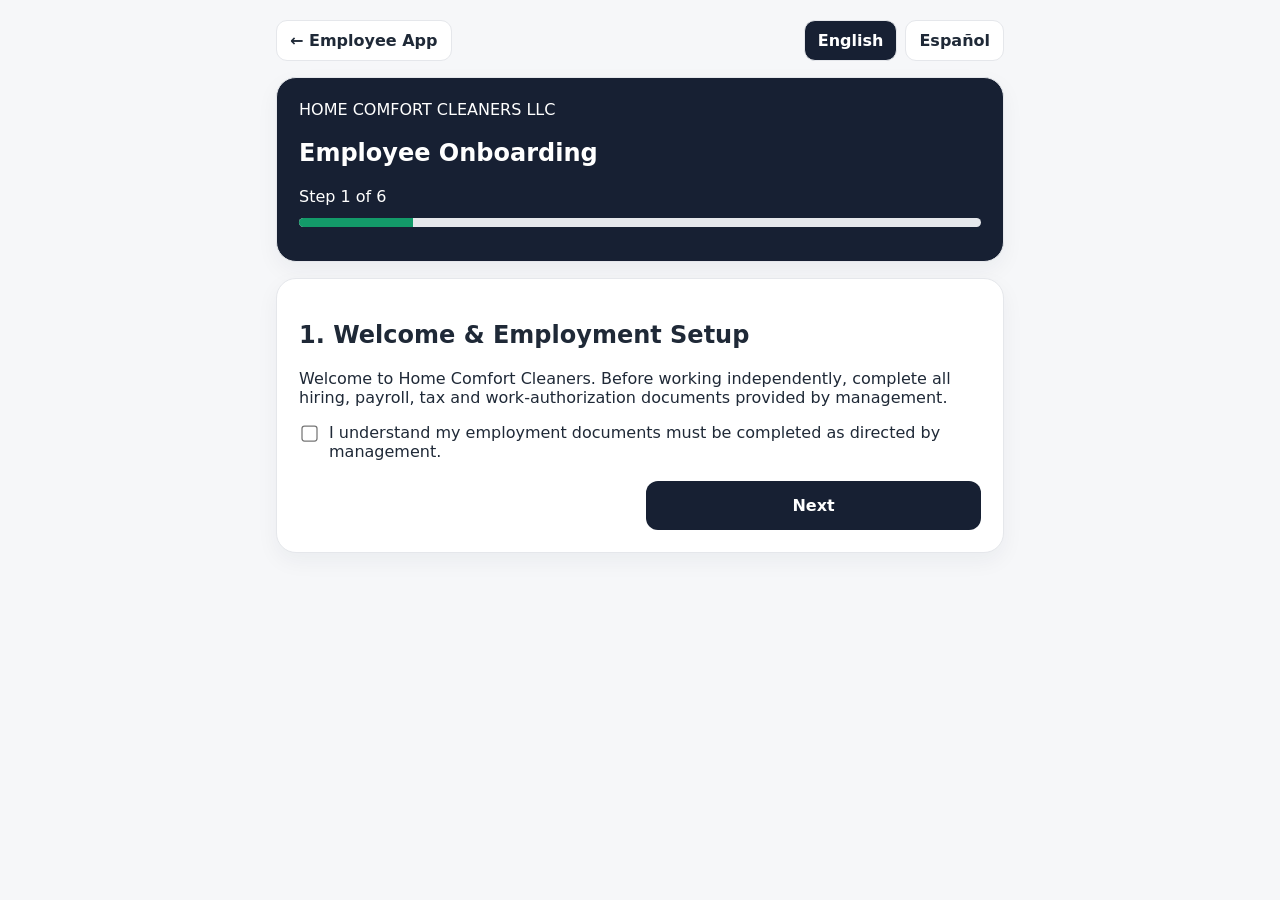
<file: employee-app/onboarding.html>
<!doctype html><html lang="en"><head><meta charset="utf-8"><meta name="viewport" content="width=device-width,initial-scale=1,viewport-fit=cover"><meta name="theme-color" content="#f7f8fa"><title>Onboarding | Home Comfort Cleaners</title><style>
:root{font-family:Inter,system-ui,-apple-system,"Segoe UI",sans-serif;--bg:#f6f7f9;--line:#e5e7eb;--text:#1f2937;--muted:#6b7280;--navy:#172033;--green:#139a69}
*{box-sizing:border-box}body{margin:0;background:var(--bg);color:var(--text)}button,a{font:inherit}.main{max-width:760px;margin:auto;padding:20px 16px 80px}.top{display:flex;justify-content:space-between;gap:12px;align-items:center}.back,.langBtn{background:#fff;border:1px solid var(--line);border-radius:11px;padding:10px 13px;text-decoration:none;color:var(--text);font-weight:800}.lang{display:flex;gap:8px}.langBtn.active{background:var(--navy);color:#fff}.card{background:#fff;border:1px solid var(--line);border-radius:20px;padding:22px;margin-top:16px;box-shadow:0 8px 22px #1a24380d}.hero{background:var(--navy);color:#fff}.muted{color:var(--muted)}.progress{height:9px;background:#e5e7eb;border-radius:20px;overflow:hidden;margin:12px 0}.bar{height:100%;background:var(--green);transition:.25s}.step{display:none}.step.active{display:block}.nav{display:flex;gap:10px;margin-top:20px}.nav button{flex:1;border:0;border-radius:12px;padding:14px;font-weight:900}.next{background:var(--navy);color:#fff}.prev{background:#fff;border:1px solid var(--line)!important}.check{display:flex;gap:10px;margin:12px 0;align-items:flex-start}.check input{margin-top:4px;transform:scale(1.25)}ul{padding-left:20px;line-height:1.6}.complete{background:var(--green)!important;color:#fff}.hidden{display:none!important}.status{text-align:center;font-weight:850;margin-top:14px}@media(max-width:600px){.top{flex-direction:column;align-items:stretch}.lang{width:100%}.langBtn{flex:1}}</style></head><body><main class="main">
<div class="top"><a class="back" href="./">← Employee App</a><div class="lang"><button class="langBtn active" data-lang="en">English</button><button class="langBtn" data-lang="es">Español</button></div></div>
<section class="card hero"><div>HOME COMFORT CLEANERS LLC</div><h1 id="title">Employee Onboarding</h1><div id="progressText">Step 1 of 6</div><div class="progress"><div id="bar" class="bar" style="width:16.67%"></div></div></section>
<section class="card">
<div class="step active" data-step="0"><div class="en"><h2>1. Welcome & Employment Setup</h2><p>Welcome to Home Comfort Cleaners. Before working independently, complete all hiring, payroll, tax and work-authorization documents provided by management.</p><label class="check"><input type="checkbox" class="req"><span>I understand my employment documents must be completed as directed by management.</span></label></div><div class="es hidden"><h2>1. Bienvenida y Documentos</h2><p>Bienvenido a Home Comfort Cleaners. Antes de trabajar de forma independiente, complete todos los documentos de contratación, nómina, impuestos y autorización de trabajo proporcionados por la gerencia.</p><label class="check"><input type="checkbox" class="req"><span>Entiendo que debo completar mis documentos de empleo según las instrucciones de la gerencia.</span></label></div></div>
<div class="step" data-step="1"><div class="en"><h2>2. Employee Policies</h2><ul><li>Arrive on time and follow call-out/attendance procedures.</li><li>Wear required professional attire and PPE.</li><li>Protect customer privacy, keys, codes, addresses and property.</li><li>Never bring unauthorized people to a job site.</li><li>Never clock in or out for another employee.</li><li>Report customer concerns, damage or incidents immediately.</li></ul><label class="check"><input type="checkbox" class="req"><span>I reviewed and understand these employee policies.</span></label></div><div class="es hidden"><h2>2. Políticas del Empleado</h2><ul><li>Llegue a tiempo y siga los procedimientos de asistencia y ausencias.</li><li>Use vestimenta profesional y EPP requerido.</li><li>Proteja la privacidad, llaves, códigos, direcciones y propiedad del cliente.</li><li>No lleve personas no autorizadas al lugar de trabajo.</li><li>Nunca registre entrada o salida por otro empleado.</li><li>Reporte inmediatamente preocupaciones, daños o incidentes.</li></ul><label class="check"><input type="checkbox" class="req"><span>Revisé y entiendo estas políticas del empleado.</span></label></div></div>
<div class="step" data-step="2"><div class="en"><h2>3. Safety & Chemicals</h2><ul><li>Never mix cleaning chemicals. Follow labels and SDS instructions.</li><li>Use required gloves, eye protection and ventilation.</li><li>Do not handle needles, biohazards, exposed electrical hazards or aggressive animals.</li><li>Do not use unsafe ladders or move objects that are too heavy.</li><li>Stop work and contact management when a condition is unsafe.</li><li>Report injuries and incidents immediately.</li></ul><label class="check"><input type="checkbox" class="req"><span>I understand the safety and chemical-handling requirements.</span></label></div><div class="es hidden"><h2>3. Seguridad y Químicos</h2><ul><li>Nunca mezcle productos químicos. Siga las etiquetas y SDS.</li><li>Use guantes, protección ocular y ventilación requeridos.</li><li>No manipule agujas, riesgos biológicos, peligros eléctricos expuestos ni animales agresivos.</li><li>No use escaleras inseguras ni mueva objetos demasiado pesados.</li><li>Detenga el trabajo y contacte a la gerencia si una condición no es segura.</li><li>Reporte lesiones e incidentes inmediatamente.</li></ul><label class="check"><input type="checkbox" class="req"><span>Entiendo los requisitos de seguridad y manejo de químicos.</span></label></div></div>
<div class="step" data-step="3"><div class="en"><h2>4. Cleaning SOP</h2><ul><li>Review job scope, address, access notes, supplies and PPE.</li><li>Clock in and verify the correct property.</li><li>Take required before photos and report pre-existing damage.</li><li>Clean top-to-bottom; surfaces before floors; reduce cross-contamination by separating bathroom, kitchen and general tools.</li><li>Follow the exact assigned scope for residential, commercial, deep clean, move-in/out and apartment-turn jobs.</li><li>Complete a final walkthrough and required after photos.</li><li>Mark the job complete. It remains visible until quality approval, then disappears from your active jobs.</li></ul><label class="check"><input type="checkbox" class="req"><span>I reviewed and understand the Cleaning SOP.</span></label></div><div class="es hidden"><h2>4. SOP de Limpieza</h2><ul><li>Revise alcance, dirección, acceso, suministros y EPP.</li><li>Registre entrada y confirme la propiedad correcta.</li><li>Tome fotos iniciales requeridas y reporte daños preexistentes.</li><li>Limpie de arriba hacia abajo; superficies antes de pisos; separe herramientas de baños, cocinas y áreas generales.</li><li>Siga exactamente el alcance asignado para trabajos residenciales, comerciales, profundos, mudanzas y cambios de apartamento.</li><li>Haga una inspección final y tome las fotos finales requeridas.</li><li>Marque el trabajo terminado. Permanecerá visible hasta la aprobación de calidad y luego desaparecerá de trabajos activos.</li></ul><label class="check"><input type="checkbox" class="req"><span>Revisé y entiendo el SOP de limpieza.</span></label></div></div>
<div class="step" data-step="4"><div class="en"><h2>5. Cleaner App Training</h2><ul><li>Use My Jobs only for work assigned to you.</li><li>Clock in when your shift begins and clock out when it ends.</li><li>Use Before and After to upload required job photos.</li><li>Use Complete Job only after your cleaning and final check are finished.</li><li>Never share customer information shown in the app.</li></ul><label class="check"><input type="checkbox" class="req"><span>I understand how to use the cleaner app for my work.</span></label></div><div class="es hidden"><h2>5. Capacitación de la Aplicación</h2><ul><li>Use Mis Trabajos solamente para trabajos asignados a usted.</li><li>Registre entrada al comenzar su turno y salida al terminar.</li><li>Use Antes y Después para subir las fotos requeridas.</li><li>Use Completar Trabajo solo después de terminar la limpieza y revisión final.</li><li>Nunca comparta información del cliente mostrada en la aplicación.</li></ul><label class="check"><input type="checkbox" class="req"><span>Entiendo cómo usar la aplicación para mi trabajo.</span></label></div></div>
<div class="step" data-step="5"><div class="en"><h2>6. Final Acknowledgment</h2><p>Confirm that you completed the onboarding steps above. Completion does not replace any separate employment forms or management-required hands-on training.</p><label class="check"><input type="checkbox" class="req"><span>I completed this onboarding and agree to follow Home Comfort Cleaners policies, safety rules and Cleaning SOP.</span></label><div id="statusEn" class="status"></div></div><div class="es hidden"><h2>6. Reconocimiento Final</h2><p>Confirme que completó los pasos anteriores. Esto no reemplaza formularios de empleo separados ni capacitación práctica requerida por la gerencia.</p><label class="check"><input type="checkbox" class="req"><span>Completé esta incorporación y acepto seguir las políticas, reglas de seguridad y SOP de Home Comfort Cleaners.</span></label><div id="statusEs" class="status"></div></div></div>
<div class="nav"><button id="prev" class="prev">Back</button><button id="next" class="next">Next</button></div></section></main>
<script>
let step=0,lang='en';const steps=[...document.querySelectorAll('.step')],prev=document.getElementById('prev'),next=document.getElementById('next');
function words(){return lang==='en'?{title:'Employee Onboarding',step:'Step',of:'of',back:'Back',next:'Next',finish:'Complete Onboarding',need:'Please check the acknowledgment before continuing.',done:'✓ Onboarding completed on this device. Management approval may still be required.'}:{title:'Incorporación del Empleado',step:'Paso',of:'de',back:'Atrás',next:'Siguiente',finish:'Completar Incorporación',need:'Marque el reconocimiento antes de continuar.',done:'✓ Incorporación completada en este dispositivo. La aprobación de la gerencia todavía puede ser requerida.'}}
function render(){const w=words();steps.forEach((s,i)=>s.classList.toggle('active',i===step));document.querySelectorAll('.en').forEach(x=>x.classList.toggle('hidden',lang!=='en'));document.querySelectorAll('.es').forEach(x=>x.classList.toggle('hidden',lang!=='es'));document.getElementById('title').textContent=w.title;document.getElementById('progressText').textContent=w.step+' '+(step+1)+' '+w.of+' '+steps.length;document.getElementById('bar').style.width=((step+1)/steps.length*100)+'%';prev.textContent=w.back;next.textContent=step===steps.length-1?w.finish:w.next;prev.style.visibility=step===0?'hidden':'visible';document.documentElement.lang=lang}
function currentCheck(){return steps[step].querySelector(lang==='en'?'.en input.req':'.es input.req')}
next.onclick=()=>{const w=words(),ck=currentCheck();if(!ck||!ck.checked){alert(w.need);return}if(step<steps.length-1){step++;render();scrollTo(0,0)}else{localStorage.setItem('hcc_onboarding_complete','true');localStorage.setItem('hcc_onboarding_language',lang);localStorage.setItem('hcc_onboarding_completed_at',new Date().toISOString());document.getElementById(lang==='en'?'statusEn':'statusEs').textContent=w.done;next.disabled=true}}
prev.onclick=()=>{if(step>0){step--;render();scrollTo(0,0)}};
document.querySelectorAll('.langBtn').forEach(b=>b.onclick=()=>{lang=b.dataset.lang;document.querySelectorAll('.langBtn').forEach(x=>x.classList.toggle('active',x===b));render()});
render();
</script></body></html>
</file>
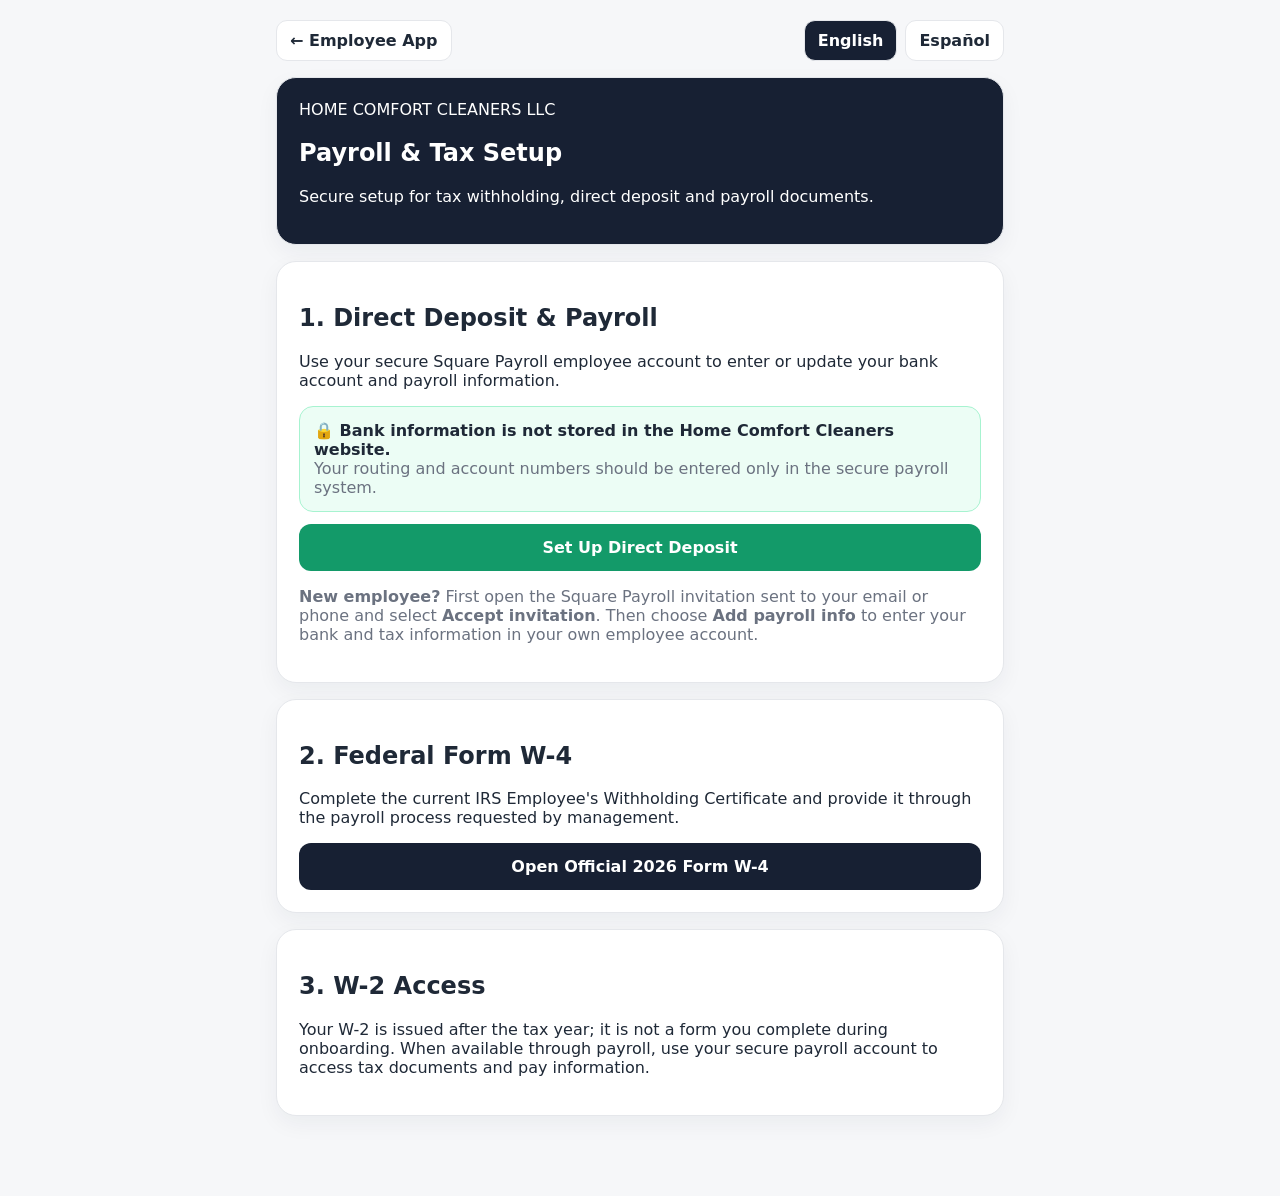
<file: employee-app/payroll.html>
<!doctype html><html lang="en"><head><meta charset="utf-8"><meta name="viewport" content="width=device-width,initial-scale=1,viewport-fit=cover"><meta name="theme-color" content="#f7f8fa"><title>Payroll & Tax Setup | Home Comfort Cleaners</title><style>
:root{font-family:Inter,system-ui,-apple-system,"Segoe UI",sans-serif;--bg:#f6f7f9;--line:#e5e7eb;--text:#1f2937;--muted:#6b7280;--navy:#172033;--green:#139a69}*{box-sizing:border-box}body{margin:0;background:var(--bg);color:var(--text)}.main{max-width:760px;margin:auto;padding:20px 16px 80px}.top{display:flex;justify-content:space-between;gap:12px}.back,.lang button{font:inherit;background:#fff;border:1px solid var(--line);border-radius:11px;padding:10px 13px;text-decoration:none;color:var(--text);font-weight:800}.lang{display:flex;gap:8px}.lang button.active{background:var(--navy);color:#fff}.card{background:#fff;border:1px solid var(--line);border-radius:20px;padding:22px;margin-top:16px;box-shadow:0 8px 22px #1a24380d}.hero{background:var(--navy);color:#fff}.muted{color:var(--muted)}.btn{display:block;text-align:center;text-decoration:none;padding:14px;border-radius:12px;font-weight:900;margin-top:12px;background:var(--navy);color:#fff}.green{background:var(--green)}.secure{background:#ecfdf5;border:1px solid #a7f3d0;border-radius:14px;padding:14px;margin-top:14px}.hidden{display:none!important}ul{padding-left:20px;line-height:1.55}@media(max-width:600px){.top{flex-direction:column}.lang button{flex:1}.lang{width:100%}}</style></head><body><main class="main"><div class="top"><a class="back" href="./">← Employee App</a><div class="lang"><button class="active" data-lang="en">English</button><button data-lang="es">Español</button></div></div>
<div class="en"><section class="card hero"><div>HOME COMFORT CLEANERS LLC</div><h1>Payroll & Tax Setup</h1><p>Secure setup for tax withholding, direct deposit and payroll documents.</p></section><section class="card"><h2>1. Direct Deposit & Payroll</h2><p>Use your secure Square Payroll employee account to enter or update your bank account and payroll information.</p><div class="secure"><b>🔒 Bank information is not stored in the Home Comfort Cleaners website.</b><div class="muted">Your routing and account numbers should be entered only in the secure payroll system.</div></div><a class="btn green" href="https://squareup.com/login" target="_blank" rel="noopener">Set Up Direct Deposit</a><p class="muted"><b>New employee?</b> First open the Square Payroll invitation sent to your email or phone and select <b>Accept invitation</b>. Then choose <b>Add payroll info</b> to enter your bank and tax information in your own employee account.</p></section><section class="card"><h2>2. Federal Form W-4</h2><p>Complete the current IRS Employee's Withholding Certificate and provide it through the payroll process requested by management.</p><a class="btn" href="https://www.irs.gov/pub/irs-prior/fw4--2026.pdf" target="_blank" rel="noopener">Open Official 2026 Form W-4</a></section><section class="card"><h2>3. W-2 Access</h2><p>Your W-2 is issued after the tax year; it is not a form you complete during onboarding. When available through payroll, use your secure payroll account to access tax documents and pay information.</p></section></div>
<div class="es hidden"><section class="card hero"><div>HOME COMFORT CLEANERS LLC</div><h1>Configuración de Nómina e Impuestos</h1><p>Configuración segura para retenciones, depósito directo y documentos de nómina.</p></section><section class="card"><h2>1. Depósito Directo y Nómina</h2><p>Use su cuenta segura de Square Payroll para ingresar o actualizar su cuenta bancaria e información de nómina.</p><div class="secure"><b>🔒 La información bancaria no se guarda en el sitio web de Home Comfort Cleaners.</b><div class="muted">Ingrese sus números de ruta y cuenta solamente en el sistema seguro de nómina.</div></div><a class="btn green" href="https://squareup.com/login" target="_blank" rel="noopener">Configurar Depósito Directo</a><p class="muted"><b>¿Empleado nuevo?</b> Primero abra la invitación de Square Payroll enviada a su correo electrónico o teléfono y seleccione <b>Aceptar invitación</b>. Luego seleccione <b>Agregar información de nómina</b> para ingresar su información bancaria y fiscal en su propia cuenta de empleado.</p></section><section class="card"><h2>2. Formulario Federal W-4</h2><p>Complete el Certificado de Retenciones del Empleado actual del IRS y entréguelo mediante el proceso de nómina indicado por la gerencia.</p><a class="btn" href="https://www.irs.gov/pub/irs-pdf/fw4sp.pdf" target="_blank" rel="noopener">Abrir Formulario W-4 Oficial en Español</a></section><section class="card"><h2>3. Acceso al W-2</h2><p>El W-2 se emite después del año fiscal; no es un formulario que usted completa durante la incorporación. Cuando esté disponible, use su cuenta segura de nómina para acceder a documentos fiscales e información de pago.</p></section></div></main><script>document.querySelectorAll('.lang button').forEach(b=>b.onclick=()=>{const l=b.dataset.lang;document.querySelectorAll('.lang button').forEach(x=>x.classList.toggle('active',x===b));document.querySelector('.en').classList.toggle('hidden',l!=='en');document.querySelector('.es').classList.toggle('hidden',l!=='es');document.documentElement.lang=l})</script></body></html>
</file>
